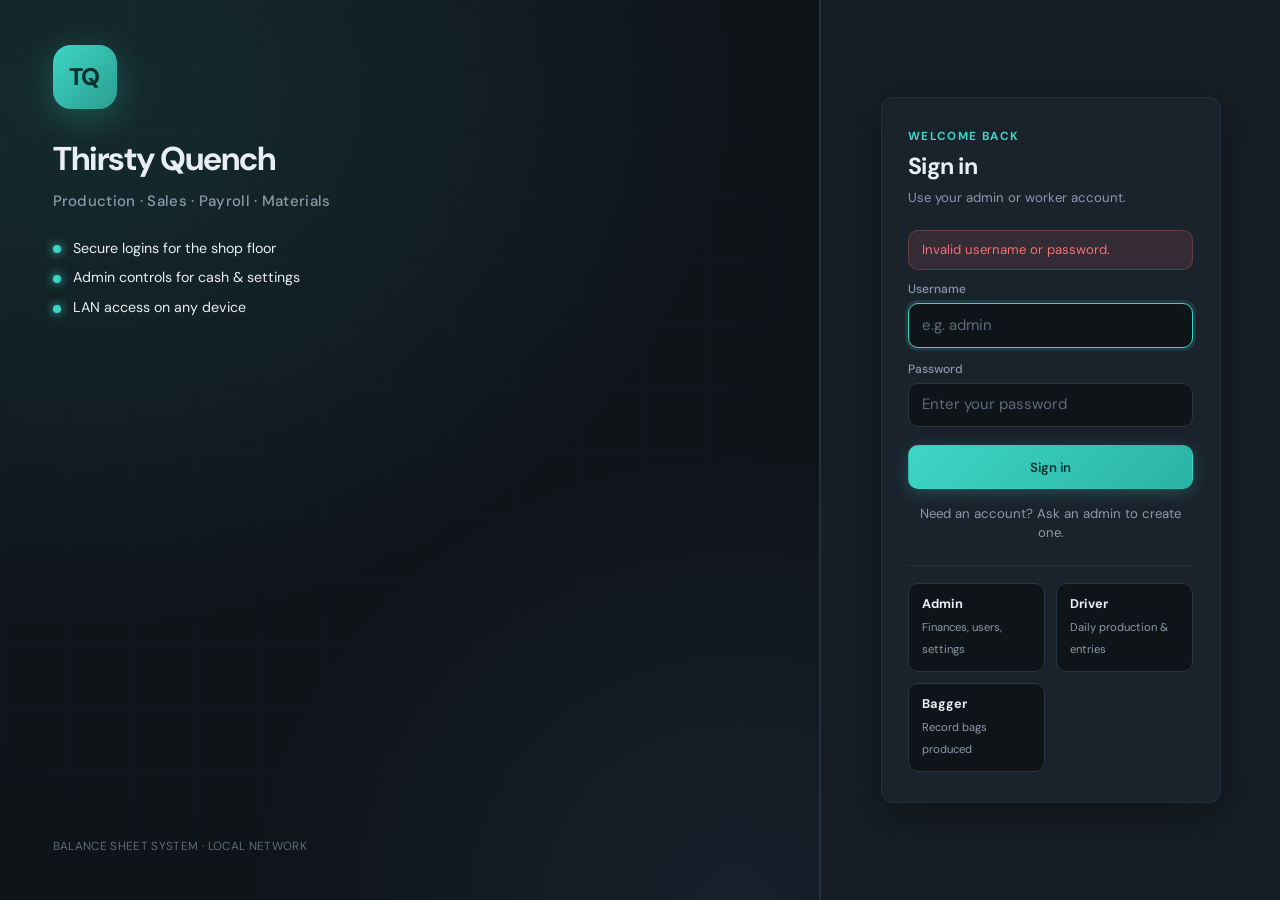
<file: after_login.html>
<!DOCTYPE html>
<html lang="en">
<head>
  <meta charset="UTF-8" />
  <meta name="viewport" content="width=device-width, initial-scale=1.0, viewport-fit=cover" />
  <title>Sign in · Thirsty Quench</title>
  <link rel="preconnect" href="https://fonts.googleapis.com" />
  <link rel="preconnect" href="https://fonts.gstatic.com" crossorigin />
  <link href="https://fonts.googleapis.com/css2?family=DM+Sans:opsz,wght@9..40,400;9..40,500;9..40,600;9..40,700&display=swap" rel="stylesheet" />
  <link rel="stylesheet" href="/static/css/style.css" />
  <link rel="manifest" href="/manifest.webmanifest" />
  <link rel="apple-touch-icon" href="/icon-192.png" />
  <meta name="theme-color" content="#0b0f17" />
  <meta name="apple-mobile-web-app-capable" content="yes" />
  <meta name="mobile-web-app-capable" content="yes" />
  <meta name="apple-mobile-web-app-status-bar-style" content="black-translucent" />
  <style>
    .login-page .app, .login-page .sidebar, .login-page .main, .login-page .topbar, .login-page .tab { display: none !important; }
    .login-shell {
      display: grid;
      grid-template-columns: 1fr 460px;
      min-height: 100vh;
    }
    .login-hero {
      position: relative;
      background:
        radial-gradient(ellipse 80% 60% at 10% 10%, rgba(61,214,198,0.12), transparent),
        radial-gradient(ellipse 60% 50% at 90% 100%, rgba(110,168,254,0.08), transparent),
        var(--bg);
      padding: 3rem 3.5rem;
      display: flex;
      flex-direction: column;
      justify-content: space-between;
      overflow: hidden;
    }
    .login-hero::before {
      content: "";
      position: absolute;
      inset: 0;
      background-image:
        linear-gradient(var(--border-soft) 1px, transparent 1px),
        linear-gradient(90deg, var(--border-soft) 1px, transparent 1px);
      background-size: 64px 64px;
      opacity: 0.25;
      mask: radial-gradient(ellipse 70% 70% at 30% 30%, black, transparent);
      -webkit-mask: radial-gradient(ellipse 70% 70% at 30% 30%, black, transparent);
      pointer-events: none;
    }
    .login-hero-inner {
      position: relative;
      max-width: 520px;
    }
    .brand-mark.lg {
      width: 64px;
      height: 64px;
      border-radius: 18px;
      background: linear-gradient(135deg, var(--accent), #2a9d8f);
      color: #042f2e;
      font-weight: 800;
      font-size: 1.6rem;
      display: grid;
      place-items: center;
      box-shadow: 0 8px 32px rgba(61,214,198,0.25);
      margin-bottom: 1.75rem;
    }
    .login-hero h1 {
      font-size: 2.2rem;
      font-weight: 700;
      letter-spacing: -0.03em;
      margin: 0 0 0.5rem;
    }
    .login-tagline {
      color: var(--muted);
      font-size: 1rem;
      margin: 0 0 1.75rem;
    }
    .login-points {
      list-style: none;
      padding: 0;
      margin: 0;
      display: flex;
      flex-direction: column;
      gap: 0.65rem;
    }
    .login-points li {
      display: flex;
      align-items: center;
      gap: 0.75rem;
      color: var(--text);
      font-size: 0.95rem;
    }
    .login-points li::before {
      content: "";
      width: 8px;
      height: 8px;
      border-radius: 50%;
      background: var(--accent);
      box-shadow: 0 0 10px var(--accent);
      flex: 0 0 auto;
    }
    .login-hero-footer {
      color: var(--faint);
      font-size: 0.78rem;
      letter-spacing: 0.03em;
    }
    .login-panel {
      background: var(--bg-2);
      border-left: 1px solid var(--border-soft);
      padding: 2.5rem 2.75rem;
      display: flex;
      flex-direction: column;
      justify-content: center;
    }
    .login-card {
      max-width: 340px;
      margin: 0 auto;
      width: 100%;
    }
    .login-card .eyebrow {
      color: var(--accent);
      font-size: 0.78rem;
      font-weight: 700;
      letter-spacing: 0.12em;
      text-transform: uppercase;
      margin: 0 0 0.35rem;
    }
    .login-card h2 {
      font-size: 1.55rem;
      font-weight: 700;
      margin: 0 0 0.25rem;
      letter-spacing: -0.02em;
    }
    .login-sub {
      color: var(--muted);
      font-size: 0.88rem;
      margin: 0 0 1.5rem;
    }
    .login-form {
      display: flex;
      flex-direction: column;
      gap: 0.85rem;
    }
    .field {
      display: flex;
      flex-direction: column;
      gap: 0.3rem;
    }
    .field span {
      font-size: 0.8rem;
      color: var(--muted);
      font-weight: 500;
    }
    .field input {
      width: 100%;
      padding: 0.7rem 0.85rem;
      border-radius: var(--radius-sm);
      border: 1px solid var(--border);
      background: var(--bg);
      color: var(--text);
      outline: none;
      transition: 0.15s;
    }
    .field input:focus {
      border-color: var(--accent);
      box-shadow: 0 0 0 3px var(--accent-dim);
    }
    .btn.block {
      width: 100%;
      margin-top: 0.35rem;
    }
    .login-roles {
      display: grid;
      grid-template-columns: 1fr 1fr;
      gap: 0.75rem;
      margin-top: 1.25rem;
    }
    .role-chip {
      padding: 0.75rem 0.85rem;
      border-radius: var(--radius-sm);
      border: 1px solid var(--border);
      background: var(--bg);
    }
    .role-chip strong {
      display: block;
      font-size: 0.85rem;
      margin-bottom: 0.15rem;
    }
    .role-chip span {
      color: var(--muted);
      font-size: 0.75rem;
    }
    .alert {
      padding: 0.65rem 0.85rem;
      border-radius: var(--radius-sm);
      font-size: 0.88rem;
      margin-bottom: 0.75rem;
      border: 1px solid transparent;
    }
    .alert.err {
      background: var(--bad-dim);
      color: var(--bad);
      border-color: rgba(240,113,120,0.25);
    }
    @media (max-width: 860px) {
      .login-shell { grid-template-columns: 1fr; }
      .login-hero { display: none; }
    }
  </style>
</head>
<body class="login-page">
  <div class="login-shell">
    <section class="login-hero">
      <div class="login-hero-inner">
        <div class="brand-mark lg">TQ</div>
        <h1>Thirsty Quench</h1>
        <p class="login-tagline">Production · Sales · Payroll · Materials</p>
        <ul class="login-points">
          <li>Secure logins for the shop floor</li>
          <li>Admin controls for cash &amp; settings</li>
          <li>LAN access on any device</li>
        </ul>
      </div>
      <div class="login-hero-footer">Balance Sheet System · Local Network</div>
    </section>

    <section class="login-panel">
      <div class="login-card">
        <p class="eyebrow">Welcome back</p>
        <h2>Sign in</h2>
        <p class="login-sub">Use your admin or worker account.</p>

        
        <div class="alert err" role="alert">Invalid username or password.</div>
        

        <form method="post" class="login-form" autocomplete="on">
          <input type="hidden" name="csrf_token" value="cdf4a47af00c55d8b7928692f0d9baeacfb7c8346e71a97a" />
          <label class="field">
            <span>Username</span>
            <input type="text" name="username" required autofocus autocomplete="username" placeholder="e.g. admin" />
          </label>
          <label class="field">
            <span>Password</span>
            <input type="password" name="password" required autocomplete="current-password" placeholder="Enter your password" />
          </label>
          <button type="submit" class="btn primary block">Sign in</button>
        </form>

        
        <p class="login-sub" style="margin-top:1rem; text-align:center;">
          Need an account? Ask an admin to create one.
        </p>
        

        <div class="login-roles">
          <div class="role-chip">
            <strong>Admin</strong>
            <span>Finances, users, settings</span>
          </div>
          <div class="role-chip">
            <strong>Driver</strong>
            <span>Daily production & entries</span>
          </div>
          <div class="role-chip">
            <strong>Bagger</strong>
            <span>Record bags produced</span>
          </div>
        </div>
      </div>
    </section>
  </div>
  <script>
    if ("serviceWorker" in navigator) {
      window.addEventListener("load", function () {
        navigator.serviceWorker.register("/sw.js").catch(function (e) {
          console.warn("SW registration failed:", e);
        });
      });
    }
  </script>
</body>
</html>
</file>
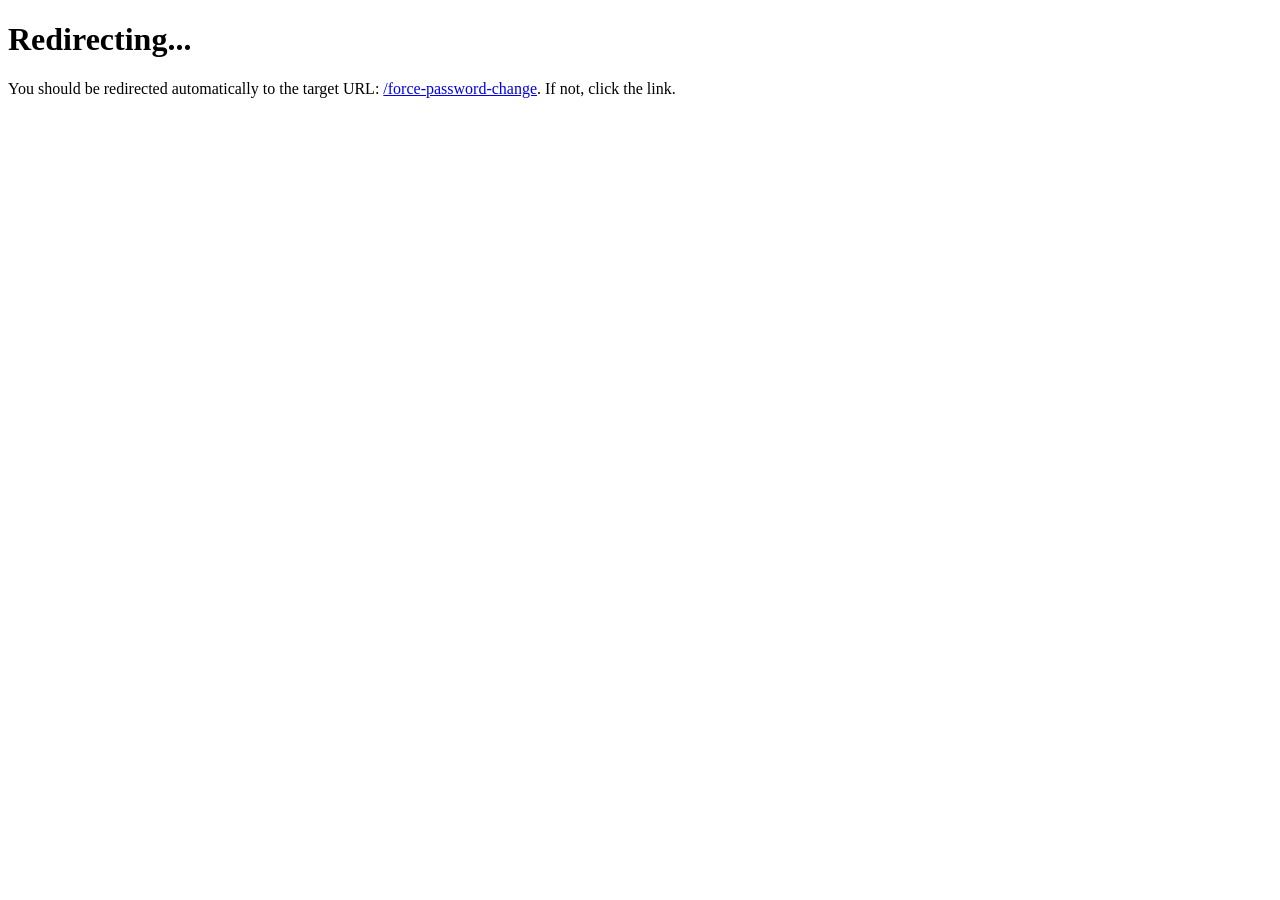
<file: al.html>
<!doctype html>
<html lang=en>
<title>Redirecting...</title>
<h1>Redirecting...</h1>
<p>You should be redirected automatically to the target URL: <a href="/force-password-change">/force-password-change</a>. If not, click the link.
</file>
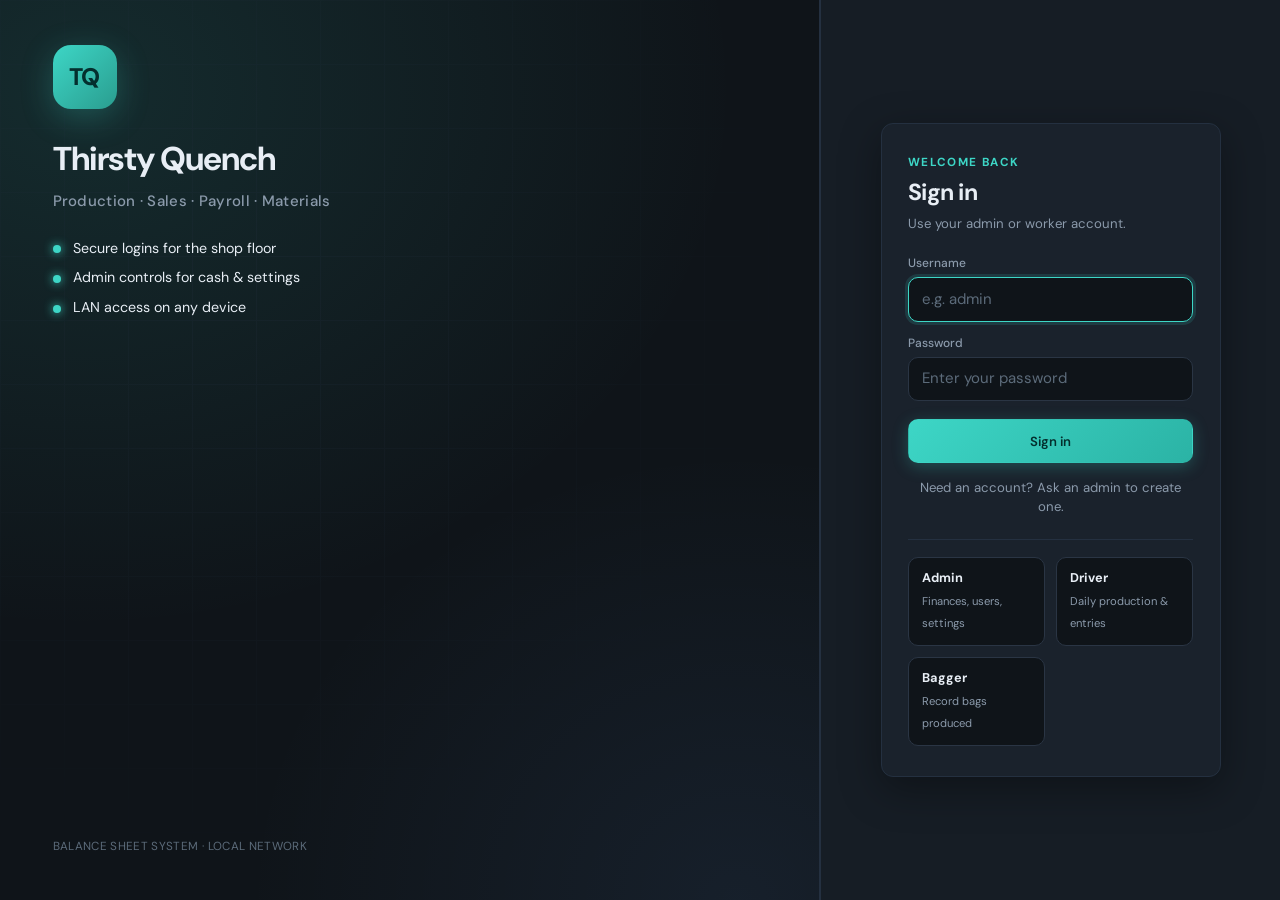
<file: login_page.html>
<!DOCTYPE html>
<html lang="en">
<head>
  <meta charset="UTF-8" />
  <meta name="viewport" content="width=device-width, initial-scale=1.0, viewport-fit=cover" />
  <title>Sign in · Thirsty Quench</title>
  <link rel="preconnect" href="https://fonts.googleapis.com" />
  <link rel="preconnect" href="https://fonts.gstatic.com" crossorigin />
  <link href="https://fonts.googleapis.com/css2?family=DM+Sans:opsz,wght@9..40,400;9..40,500;9..40,600;9..40,700&display=swap" rel="stylesheet" />
  <link rel="stylesheet" href="/static/css/style.css" />
  <link rel="manifest" href="/manifest.webmanifest" />
  <link rel="apple-touch-icon" href="/icon-192.png" />
  <meta name="theme-color" content="#0b0f17" />
  <meta name="apple-mobile-web-app-capable" content="yes" />
  <meta name="mobile-web-app-capable" content="yes" />
  <meta name="apple-mobile-web-app-status-bar-style" content="black-translucent" />
  <style>
    .login-page .app, .login-page .sidebar, .login-page .main, .login-page .topbar, .login-page .tab { display: none !important; }
    .login-shell {
      display: grid;
      grid-template-columns: 1fr 460px;
      min-height: 100vh;
    }
    .login-hero {
      position: relative;
      background:
        radial-gradient(ellipse 80% 60% at 10% 10%, rgba(61,214,198,0.12), transparent),
        radial-gradient(ellipse 60% 50% at 90% 100%, rgba(110,168,254,0.08), transparent),
        var(--bg);
      padding: 3rem 3.5rem;
      display: flex;
      flex-direction: column;
      justify-content: space-between;
      overflow: hidden;
    }
    .login-hero::before {
      content: "";
      position: absolute;
      inset: 0;
      background-image:
        linear-gradient(var(--border-soft) 1px, transparent 1px),
        linear-gradient(90deg, var(--border-soft) 1px, transparent 1px);
      background-size: 64px 64px;
      opacity: 0.25;
      mask: radial-gradient(ellipse 70% 70% at 30% 30%, black, transparent);
      -webkit-mask: radial-gradient(ellipse 70% 70% at 30% 30%, black, transparent);
      pointer-events: none;
    }
    .login-hero-inner {
      position: relative;
      max-width: 520px;
    }
    .brand-mark.lg {
      width: 64px;
      height: 64px;
      border-radius: 18px;
      background: linear-gradient(135deg, var(--accent), #2a9d8f);
      color: #042f2e;
      font-weight: 800;
      font-size: 1.6rem;
      display: grid;
      place-items: center;
      box-shadow: 0 8px 32px rgba(61,214,198,0.25);
      margin-bottom: 1.75rem;
    }
    .login-hero h1 {
      font-size: 2.2rem;
      font-weight: 700;
      letter-spacing: -0.03em;
      margin: 0 0 0.5rem;
    }
    .login-tagline {
      color: var(--muted);
      font-size: 1rem;
      margin: 0 0 1.75rem;
    }
    .login-points {
      list-style: none;
      padding: 0;
      margin: 0;
      display: flex;
      flex-direction: column;
      gap: 0.65rem;
    }
    .login-points li {
      display: flex;
      align-items: center;
      gap: 0.75rem;
      color: var(--text);
      font-size: 0.95rem;
    }
    .login-points li::before {
      content: "";
      width: 8px;
      height: 8px;
      border-radius: 50%;
      background: var(--accent);
      box-shadow: 0 0 10px var(--accent);
      flex: 0 0 auto;
    }
    .login-hero-footer {
      color: var(--faint);
      font-size: 0.78rem;
      letter-spacing: 0.03em;
    }
    .login-panel {
      background: var(--bg-2);
      border-left: 1px solid var(--border-soft);
      padding: 2.5rem 2.75rem;
      display: flex;
      flex-direction: column;
      justify-content: center;
    }
    .login-card {
      max-width: 340px;
      margin: 0 auto;
      width: 100%;
    }
    .login-card .eyebrow {
      color: var(--accent);
      font-size: 0.78rem;
      font-weight: 700;
      letter-spacing: 0.12em;
      text-transform: uppercase;
      margin: 0 0 0.35rem;
    }
    .login-card h2 {
      font-size: 1.55rem;
      font-weight: 700;
      margin: 0 0 0.25rem;
      letter-spacing: -0.02em;
    }
    .login-sub {
      color: var(--muted);
      font-size: 0.88rem;
      margin: 0 0 1.5rem;
    }
    .login-form {
      display: flex;
      flex-direction: column;
      gap: 0.85rem;
    }
    .field {
      display: flex;
      flex-direction: column;
      gap: 0.3rem;
    }
    .field span {
      font-size: 0.8rem;
      color: var(--muted);
      font-weight: 500;
    }
    .field input {
      width: 100%;
      padding: 0.7rem 0.85rem;
      border-radius: var(--radius-sm);
      border: 1px solid var(--border);
      background: var(--bg);
      color: var(--text);
      outline: none;
      transition: 0.15s;
    }
    .field input:focus {
      border-color: var(--accent);
      box-shadow: 0 0 0 3px var(--accent-dim);
    }
    .btn.block {
      width: 100%;
      margin-top: 0.35rem;
    }
    .login-roles {
      display: grid;
      grid-template-columns: 1fr 1fr;
      gap: 0.75rem;
      margin-top: 1.25rem;
    }
    .role-chip {
      padding: 0.75rem 0.85rem;
      border-radius: var(--radius-sm);
      border: 1px solid var(--border);
      background: var(--bg);
    }
    .role-chip strong {
      display: block;
      font-size: 0.85rem;
      margin-bottom: 0.15rem;
    }
    .role-chip span {
      color: var(--muted);
      font-size: 0.75rem;
    }
    .alert {
      padding: 0.65rem 0.85rem;
      border-radius: var(--radius-sm);
      font-size: 0.88rem;
      margin-bottom: 0.75rem;
      border: 1px solid transparent;
    }
    .alert.err {
      background: var(--bad-dim);
      color: var(--bad);
      border-color: rgba(240,113,120,0.25);
    }
    @media (max-width: 860px) {
      .login-shell { grid-template-columns: 1fr; }
      .login-hero { display: none; }
    }
  </style>
</head>
<body class="login-page">
  <div class="login-shell">
    <section class="login-hero">
      <div class="login-hero-inner">
        <div class="brand-mark lg">TQ</div>
        <h1>Thirsty Quench</h1>
        <p class="login-tagline">Production · Sales · Payroll · Materials</p>
        <ul class="login-points">
          <li>Secure logins for the shop floor</li>
          <li>Admin controls for cash &amp; settings</li>
          <li>LAN access on any device</li>
        </ul>
      </div>
      <div class="login-hero-footer">Balance Sheet System · Local Network</div>
    </section>

    <section class="login-panel">
      <div class="login-card">
        <p class="eyebrow">Welcome back</p>
        <h2>Sign in</h2>
        <p class="login-sub">Use your admin or worker account.</p>

        

        <form method="post" class="login-form" autocomplete="on">
          <input type="hidden" name="csrf_token" value="cdf4a47af00c55d8b7928692f0d9baeacfb7c8346e71a97a" />
          <label class="field">
            <span>Username</span>
            <input type="text" name="username" required autofocus autocomplete="username" placeholder="e.g. admin" />
          </label>
          <label class="field">
            <span>Password</span>
            <input type="password" name="password" required autocomplete="current-password" placeholder="Enter your password" />
          </label>
          <button type="submit" class="btn primary block">Sign in</button>
        </form>

        
        <p class="login-sub" style="margin-top:1rem; text-align:center;">
          Need an account? Ask an admin to create one.
        </p>
        

        <div class="login-roles">
          <div class="role-chip">
            <strong>Admin</strong>
            <span>Finances, users, settings</span>
          </div>
          <div class="role-chip">
            <strong>Driver</strong>
            <span>Daily production & entries</span>
          </div>
          <div class="role-chip">
            <strong>Bagger</strong>
            <span>Record bags produced</span>
          </div>
        </div>
      </div>
    </section>
  </div>
  <script>
    if ("serviceWorker" in navigator) {
      window.addEventListener("load", function () {
        navigator.serviceWorker.register("/sw.js").catch(function (e) {
          console.warn("SW registration failed:", e);
        });
      });
    }
  </script>
</body>
</html>
</file>
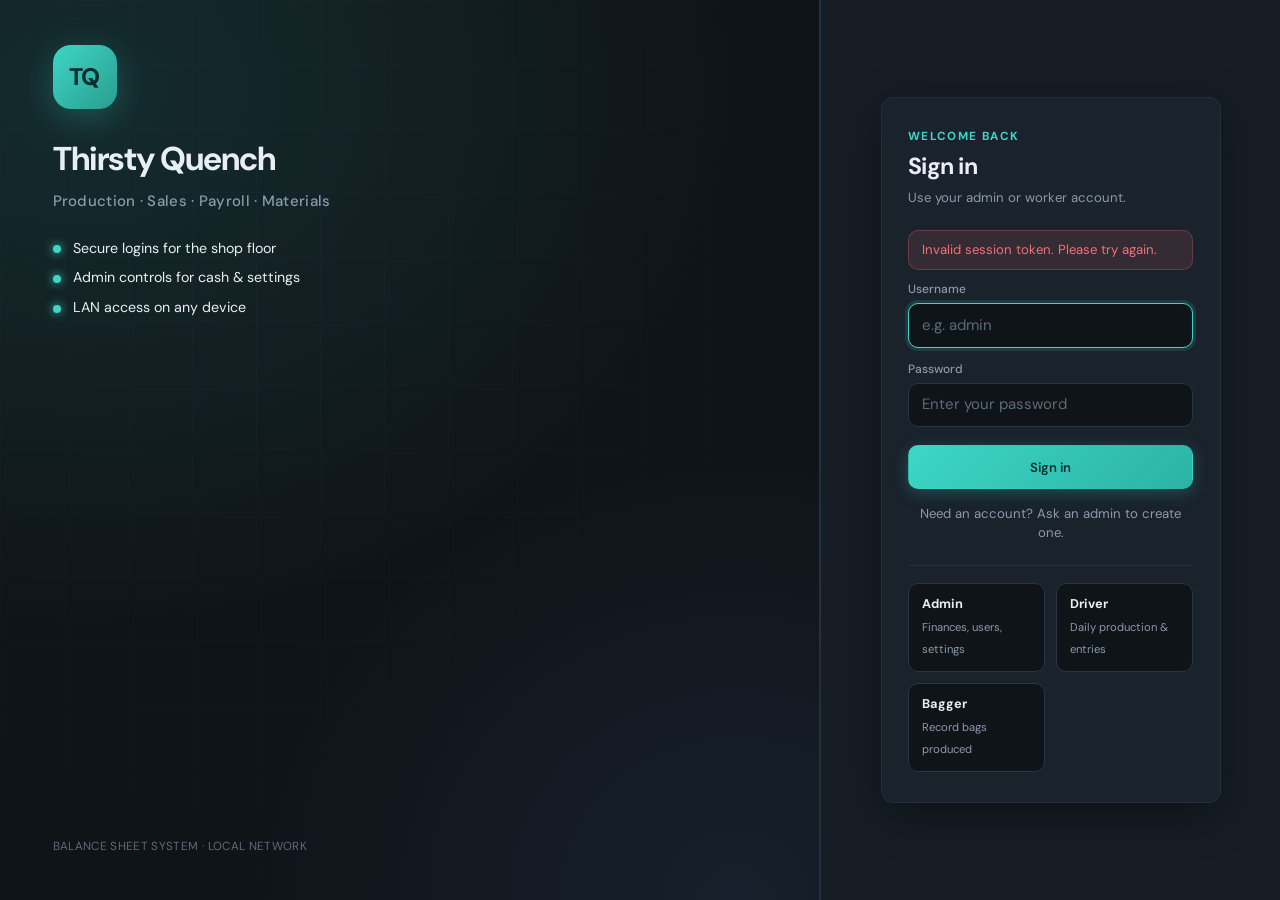
<file: login_resp.html>
<!DOCTYPE html>
<html lang="en">
<head>
  <meta charset="UTF-8" />
  <meta name="viewport" content="width=device-width, initial-scale=1.0, viewport-fit=cover" />
  <title>Sign in · Thirsty Quench</title>
  <link rel="preconnect" href="https://fonts.googleapis.com" />
  <link rel="preconnect" href="https://fonts.gstatic.com" crossorigin />
  <link href="https://fonts.googleapis.com/css2?family=DM+Sans:opsz,wght@9..40,400;9..40,500;9..40,600;9..40,700&display=swap" rel="stylesheet" />
  <link rel="stylesheet" href="/static/css/style.css" />
  <link rel="manifest" href="/manifest.webmanifest" />
  <link rel="apple-touch-icon" href="/icon-192.png" />
  <meta name="theme-color" content="#0b0f17" />
  <meta name="apple-mobile-web-app-capable" content="yes" />
  <meta name="mobile-web-app-capable" content="yes" />
  <meta name="apple-mobile-web-app-status-bar-style" content="black-translucent" />
  <style>
    .login-page .app, .login-page .sidebar, .login-page .main, .login-page .topbar, .login-page .tab { display: none !important; }
    .login-shell {
      display: grid;
      grid-template-columns: 1fr 460px;
      min-height: 100vh;
    }
    .login-hero {
      position: relative;
      background:
        radial-gradient(ellipse 80% 60% at 10% 10%, rgba(61,214,198,0.12), transparent),
        radial-gradient(ellipse 60% 50% at 90% 100%, rgba(110,168,254,0.08), transparent),
        var(--bg);
      padding: 3rem 3.5rem;
      display: flex;
      flex-direction: column;
      justify-content: space-between;
      overflow: hidden;
    }
    .login-hero::before {
      content: "";
      position: absolute;
      inset: 0;
      background-image:
        linear-gradient(var(--border-soft) 1px, transparent 1px),
        linear-gradient(90deg, var(--border-soft) 1px, transparent 1px);
      background-size: 64px 64px;
      opacity: 0.25;
      mask: radial-gradient(ellipse 70% 70% at 30% 30%, black, transparent);
      -webkit-mask: radial-gradient(ellipse 70% 70% at 30% 30%, black, transparent);
      pointer-events: none;
    }
    .login-hero-inner {
      position: relative;
      max-width: 520px;
    }
    .brand-mark.lg {
      width: 64px;
      height: 64px;
      border-radius: 18px;
      background: linear-gradient(135deg, var(--accent), #2a9d8f);
      color: #042f2e;
      font-weight: 800;
      font-size: 1.6rem;
      display: grid;
      place-items: center;
      box-shadow: 0 8px 32px rgba(61,214,198,0.25);
      margin-bottom: 1.75rem;
    }
    .login-hero h1 {
      font-size: 2.2rem;
      font-weight: 700;
      letter-spacing: -0.03em;
      margin: 0 0 0.5rem;
    }
    .login-tagline {
      color: var(--muted);
      font-size: 1rem;
      margin: 0 0 1.75rem;
    }
    .login-points {
      list-style: none;
      padding: 0;
      margin: 0;
      display: flex;
      flex-direction: column;
      gap: 0.65rem;
    }
    .login-points li {
      display: flex;
      align-items: center;
      gap: 0.75rem;
      color: var(--text);
      font-size: 0.95rem;
    }
    .login-points li::before {
      content: "";
      width: 8px;
      height: 8px;
      border-radius: 50%;
      background: var(--accent);
      box-shadow: 0 0 10px var(--accent);
      flex: 0 0 auto;
    }
    .login-hero-footer {
      color: var(--faint);
      font-size: 0.78rem;
      letter-spacing: 0.03em;
    }
    .login-panel {
      background: var(--bg-2);
      border-left: 1px solid var(--border-soft);
      padding: 2.5rem 2.75rem;
      display: flex;
      flex-direction: column;
      justify-content: center;
    }
    .login-card {
      max-width: 340px;
      margin: 0 auto;
      width: 100%;
    }
    .login-card .eyebrow {
      color: var(--accent);
      font-size: 0.78rem;
      font-weight: 700;
      letter-spacing: 0.12em;
      text-transform: uppercase;
      margin: 0 0 0.35rem;
    }
    .login-card h2 {
      font-size: 1.55rem;
      font-weight: 700;
      margin: 0 0 0.25rem;
      letter-spacing: -0.02em;
    }
    .login-sub {
      color: var(--muted);
      font-size: 0.88rem;
      margin: 0 0 1.5rem;
    }
    .login-form {
      display: flex;
      flex-direction: column;
      gap: 0.85rem;
    }
    .field {
      display: flex;
      flex-direction: column;
      gap: 0.3rem;
    }
    .field span {
      font-size: 0.8rem;
      color: var(--muted);
      font-weight: 500;
    }
    .field input {
      width: 100%;
      padding: 0.7rem 0.85rem;
      border-radius: var(--radius-sm);
      border: 1px solid var(--border);
      background: var(--bg);
      color: var(--text);
      outline: none;
      transition: 0.15s;
    }
    .field input:focus {
      border-color: var(--accent);
      box-shadow: 0 0 0 3px var(--accent-dim);
    }
    .btn.block {
      width: 100%;
      margin-top: 0.35rem;
    }
    .login-roles {
      display: grid;
      grid-template-columns: 1fr 1fr;
      gap: 0.75rem;
      margin-top: 1.25rem;
    }
    .role-chip {
      padding: 0.75rem 0.85rem;
      border-radius: var(--radius-sm);
      border: 1px solid var(--border);
      background: var(--bg);
    }
    .role-chip strong {
      display: block;
      font-size: 0.85rem;
      margin-bottom: 0.15rem;
    }
    .role-chip span {
      color: var(--muted);
      font-size: 0.75rem;
    }
    .alert {
      padding: 0.65rem 0.85rem;
      border-radius: var(--radius-sm);
      font-size: 0.88rem;
      margin-bottom: 0.75rem;
      border: 1px solid transparent;
    }
    .alert.err {
      background: var(--bad-dim);
      color: var(--bad);
      border-color: rgba(240,113,120,0.25);
    }
    @media (max-width: 860px) {
      .login-shell { grid-template-columns: 1fr; }
      .login-hero { display: none; }
    }
  </style>
</head>
<body class="login-page">
  <div class="login-shell">
    <section class="login-hero">
      <div class="login-hero-inner">
        <div class="brand-mark lg">TQ</div>
        <h1>Thirsty Quench</h1>
        <p class="login-tagline">Production · Sales · Payroll · Materials</p>
        <ul class="login-points">
          <li>Secure logins for the shop floor</li>
          <li>Admin controls for cash &amp; settings</li>
          <li>LAN access on any device</li>
        </ul>
      </div>
      <div class="login-hero-footer">Balance Sheet System · Local Network</div>
    </section>

    <section class="login-panel">
      <div class="login-card">
        <p class="eyebrow">Welcome back</p>
        <h2>Sign in</h2>
        <p class="login-sub">Use your admin or worker account.</p>

        
        <div class="alert err" role="alert">Invalid session token. Please try again.</div>
        

        <form method="post" class="login-form" autocomplete="on">
          <input type="hidden" name="csrf_token" value="cdf4a47af00c55d8b7928692f0d9baeacfb7c8346e71a97a" />
          <label class="field">
            <span>Username</span>
            <input type="text" name="username" required autofocus autocomplete="username" placeholder="e.g. admin" />
          </label>
          <label class="field">
            <span>Password</span>
            <input type="password" name="password" required autocomplete="current-password" placeholder="Enter your password" />
          </label>
          <button type="submit" class="btn primary block">Sign in</button>
        </form>

        
        <p class="login-sub" style="margin-top:1rem; text-align:center;">
          Need an account? Ask an admin to create one.
        </p>
        

        <div class="login-roles">
          <div class="role-chip">
            <strong>Admin</strong>
            <span>Finances, users, settings</span>
          </div>
          <div class="role-chip">
            <strong>Driver</strong>
            <span>Daily production & entries</span>
          </div>
          <div class="role-chip">
            <strong>Bagger</strong>
            <span>Record bags produced</span>
          </div>
        </div>
      </div>
    </section>
  </div>
  <script>
    if ("serviceWorker" in navigator) {
      window.addEventListener("load", function () {
        navigator.serviceWorker.register("/sw.js").catch(function (e) {
          console.warn("SW registration failed:", e);
        });
      });
    }
  </script>
</body>
</html>
</file>
<file: static/css/style.css>
:root {
  --bg: #0f1419;
  --bg-2: #161d25;
  --bg-3: #1c2530;
  --panel: #1a222c;
  --border: #2a3544;
  --border-soft: #243040;
  --text: #e8eef5;
  --muted: #8b9aab;
  --faint: #5c6b7a;
  --accent: #3dd6c6;
  --accent-dim: rgba(61, 214, 198, 0.14);
  --accent-2: #6ea8fe;
  --good: #3ecf8e;
  --good-dim: rgba(62, 207, 142, 0.12);
  --warn: #f0b429;
  --warn-dim: rgba(240, 180, 41, 0.12);
  --bad: #f07178;
  --bad-dim: rgba(240, 113, 120, 0.12);
  --radius: 14px;
  --radius-sm: 10px;
  --radius-md: 12px;
  --shadow: 0 12px 40px rgba(0, 0, 0, 0.35);
  --font: "DM Sans", system-ui, sans-serif;
  --mono: "JetBrains Mono", ui-monospace, monospace;
  --sidebar: 260px;
}

*,
*::before,
*::after {
  box-sizing: border-box;
}

html,
body {
  margin: 0;
  min-height: 100%;
  background: var(--bg);
  color: var(--text);
  font-family: var(--font);
  font-size: 15px;
  line-height: 1.45;
  -webkit-font-smoothing: antialiased;
}

body {
  background-image:
    radial-gradient(ellipse 80% 50% at 10% -10%, rgba(61, 214, 198, 0.08), transparent),
    radial-gradient(ellipse 60% 40% at 100% 0%, rgba(110, 168, 254, 0.06), transparent);
}

button,
input,
select,
textarea {
  font: inherit;
  color: inherit;
}

button {
  cursor: pointer;
  border: none;
  background: none;
}

a {
  color: var(--accent);
}

/* ── App layout ── */

.app {
  display: grid;
  grid-template-columns: var(--sidebar) 1fr;
  min-height: 100vh;
}

/* ── Sidebar ─────────────────────────────────────────── */

.sidebar {
  position: sticky;
  top: 0;
  height: 100vh;
  padding: 1.25rem 1rem;
  background: linear-gradient(180deg, var(--bg-2), var(--bg));
  border-right: 1px solid var(--border-soft);
  display: flex;
  flex-direction: column;
  gap: 1.5rem;
  z-index: 20;
}

.brand {
  display: flex;
  align-items: center;
  gap: 0.75rem;
  padding: 0.35rem 0.5rem;
}

.brand-mark {
  width: 42px;
  height: 42px;
  border-radius: 12px;
  background: linear-gradient(135deg, var(--accent), #2a9d8f);
  color: #042f2e;
  font-weight: 700;
  display: grid;
  place-items: center;
  letter-spacing: -0.04em;
  box-shadow: 0 0 24px rgba(61, 214, 198, 0.25);
  flex-shrink: 0;
}

.brand-name {
  font-weight: 700;
  font-size: 0.95rem;
}

.brand-sub {
  color: var(--muted);
  font-size: 0.78rem;
}

.nav {
  display: flex;
  flex-direction: column;
  gap: 0.25rem;
  flex: 1;
}

.nav-btn {
  display: flex;
  align-items: center;
  gap: 0.65rem;
  padding: 0.7rem 0.85rem;
  border-radius: var(--radius-sm);
  color: var(--muted);
  text-align: left;
  transition: 0.15s ease;
  font-size: 0.9rem;
  font-weight: 500;
}

.nav-btn:hover {
  background: var(--bg-3);
  color: var(--text);
}

.nav-btn:focus-visible {
  outline: 2px solid var(--accent);
  outline-offset: -2px;
  border-radius: var(--radius-sm);
}

.nav-btn.active {
  background: var(--accent-dim);
  color: var(--accent);
  font-weight: 600;
}

.nav-icon {
  width: 1.25rem;
  text-align: center;
  opacity: 0.85;
  flex-shrink: 0;
}

.sidebar-user {
  display: flex;
  align-items: center;
  gap: 0.7rem;
  padding: 0.7rem 0.75rem;
  border-radius: var(--radius-sm);
  background: var(--bg-3);
  border: 1px solid var(--border-soft);
}

.user-avatar {
  width: 36px;
  height: 36px;
  border-radius: var(--radius-sm);
  background: linear-gradient(135deg, var(--accent-2), #4f7cff);
  color: #fff;
  font-weight: 700;
  display: grid;
  place-items: center;
  flex-shrink: 0;
  font-size: 0.9rem;
}

.user-name {
  font-weight: 600;
  font-size: 0.88rem;
  line-height: 1.2;
}

.user-role {
  color: var(--muted);
  font-size: 0.75rem;
}

.sidebar-foot {
  padding: 0.85rem;
  border-radius: var(--radius-sm);
  background: var(--bg-3);
  border: 1px solid var(--border-soft);
}

.cash-pill {
  font-family: var(--mono);
  font-weight: 500;
  font-size: 1.15rem;
  color: var(--accent);
}

.cash-pill.neg {
  color: var(--bad);
}

.logout-form {
  margin-top: 0.25rem;
}

/* ── Main ────────────────────────────────────────────── */

.main {
  padding: 1.25rem 1.75rem 2.5rem;
  min-width: 0;
  overflow-x: hidden;
}

.topbar {
  display: flex;
  align-items: center;
  gap: 0.75rem;
  margin-bottom: 1.35rem;
}

.topbar h1 {
  margin: 0;
  font-size: 1.45rem;
  font-weight: 700;
  letter-spacing: -0.02em;
  flex: 1;
}

.topbar-actions {
  display: flex;
  gap: 0.5rem;
}

.menu-btn {
  display: none;
  width: 40px;
  height: 40px;
  border-radius: var(--radius-sm);
  background: var(--bg-3);
  border: 1px solid var(--border);
  font-size: 1.1rem;
  color: var(--text);
  cursor: pointer;
}

.menu-btn:focus-visible {
  outline: 2px solid var(--accent);
  outline-offset: 2px;
}

.topbar-title-wrap {
  flex: 1;
  min-width: 0;
}

.topbar-sub {
  margin: 0.15rem 0 0;
  color: var(--muted);
  font-size: 0.82rem;
}

/* ── Tabs ── */

.tab {
  display: none;
  animation: fade 0.2s ease;
}

.tab.active {
  display: block;
}

@keyframes fade {
  from {
    opacity: 0;
    transform: translateY(4px);
  }
  to {
    opacity: 1;
    transform: none;
  }
}

@media (prefers-reduced-motion: reduce) {
  .tab {
    animation: none;
  }
  .metric, .card, .nav-btn, .btn, .field input, .mini-btn, .icon-btn {
    transition: none;
  }
}

/* ── Cards & layout ──────────────────────────────────── */

.hero-grid {
  display: grid;
  grid-template-columns: repeat(auto-fit, minmax(200px, 1fr));
  gap: 0.85rem;
  margin-bottom: 1rem;
}

.metric {
  background: var(--panel);
  border: 1px solid var(--border-soft);
  border-radius: var(--radius);
  padding: 1rem 1.1rem;
  position: relative;
  overflow: hidden;
  transition: border-color 0.15s ease;
}

.metric:hover {
  border-color: var(--border);
}

.metric .label {
  color: var(--muted);
  font-size: 0.8rem;
  margin-bottom: 0.35rem;
  font-weight: 500;
  text-transform: uppercase;
  letter-spacing: 0.03em;
}

.metric .value {
  font-family: var(--mono);
  font-size: 1.35rem;
  font-weight: 500;
  letter-spacing: -0.02em;
}

.metric .value.good {
  color: var(--good);
}
.metric .value.bad {
  color: var(--bad);
}
.metric .value.warn {
  color: var(--warn);
}
.metric .value.accent {
  color: var(--accent);
}

.split {
  display: grid;
  grid-template-columns: 1fr 1fr;
  gap: 1rem;
  margin-bottom: 1rem;
}

.card {
  background: var(--panel);
  border: 1px solid var(--border-soft);
  border-radius: var(--radius);
  padding: 1.1rem 1.2rem;
  margin-bottom: 1rem;
  box-shadow: 0 1px 0 rgba(255, 255, 255, 0.02) inset;
  transition: border-color 0.15s ease;
}

.card:hover {
  border-color: rgba(42, 53, 68, 0.6);
}

.card.narrow {
  max-width: 520px;
}

.card-head {
  display: flex;
  align-items: center;
  justify-content: space-between;
  gap: 0.75rem;
  margin-bottom: 0.85rem;
}

.card-head h2,
.card > h2 {
  margin: 0;
  font-size: 1rem;
  font-weight: 600;
}

.badge {
  font-size: 0.75rem;
  padding: 0.25rem 0.55rem;
  border-radius: 999px;
  background: var(--bg-3);
  color: var(--muted);
  border: 1px solid var(--border);
  font-family: var(--mono);
}

.stat-list {
  display: flex;
  flex-direction: column;
  gap: 0.55rem;
}

.stat-row {
  display: flex;
  justify-content: space-between;
  align-items: baseline;
  gap: 1rem;
  padding: 0.4rem 0;
  border-bottom: 1px solid var(--border-soft);
}

.stat-row:last-child {
  border-bottom: none;
}

.stat-row .k {
  color: var(--muted);
  font-size: 0.9rem;
}

.stat-row .v {
  font-family: var(--mono);
  font-size: 0.9rem;
  font-weight: 500;
}

.stat-row.emphasis .v {
  color: var(--accent);
  font-size: 1.05rem;
}

.stat-row.emphasis.bad .v {
  color: var(--bad);
}

/* ── Toolbar ── */

.toolbar {
  display: flex;
  align-items: center;
  justify-content: space-between;
  gap: 1rem;
  margin-bottom: 0.85rem;
  flex-wrap: wrap;
}

.toolbar p {
  margin: 0;
  max-width: 640px;
}

/* ── Tables ──────────────────────────────────────────── */

.table-wrap {
  overflow-x: auto;
  margin: 0 -0.25rem;
}

table {
  width: 100%;
  border-collapse: collapse;
  font-size: 0.88rem;
  min-width: 560px;
}

th,
td {
  padding: 0.65rem 0.55rem;
  text-align: left;
  border-bottom: 1px solid var(--border-soft);
  white-space: nowrap;
}

th {
  color: var(--faint);
  font-weight: 600;
  font-size: 0.72rem;
  text-transform: uppercase;
  letter-spacing: 0.04em;
  position: sticky;
  top: 0;
  background: var(--panel);
}

td.num,
th.num {
  text-align: right;
  font-family: var(--mono);
  font-variant-numeric: tabular-nums;
}

tbody tr {
  transition: background 0.12s ease;
}

tbody tr:hover td {
  background: rgba(61, 214, 198, 0.04);
}

tbody tr:focus-within td {
  background: rgba(61, 214, 198, 0.06);
}

.tag {
  display: inline-flex;
  align-items: center;
  padding: 0.15rem 0.5rem;
  border-radius: 999px;
  font-size: 0.72rem;
  font-weight: 600;
  text-transform: uppercase;
  letter-spacing: 0.03em;
}

.tag.yes {
  background: var(--good-dim);
  color: var(--good);
}

.tag.no {
  background: var(--bad-dim);
  color: var(--bad);
}

.row-actions {
  display: flex;
  gap: 0.35rem;
  justify-content: flex-end;
}

.icon-btn,
.mini-btn {
  width: 30px;
  height: 30px;
  border-radius: 8px;
  display: grid;
  place-items: center;
  color: var(--muted);
  background: var(--bg-3);
  border: 1px solid var(--border);
  transition: 0.12s ease;
  font-size: 0.85rem;
  cursor: pointer;
}

.icon-btn:focus-visible,
.mini-btn:focus-visible {
  outline: 2px solid var(--accent);
  outline-offset: 2px;
}

.mini-btn {
  width: auto;
  padding: 0 0.55rem;
  font-size: 0.75rem;
}

.icon-btn:hover,
.mini-btn:hover {
  color: var(--text);
  border-color: var(--muted);
}

.mini-btn.danger:hover {
  color: var(--bad);
  border-color: var(--bad);
  background: var(--bad-dim);
}

/* ── Buttons & forms ─────────────────────────────────── */

.btn {
  display: inline-flex;
  align-items: center;
  justify-content: center;
  gap: 0.4rem;
  padding: 0.55rem 0.95rem;
  border-radius: var(--radius-sm);
  font-weight: 600;
  font-size: 0.88rem;
  border: 1px solid transparent;
  transition: 0.12s ease;
  cursor: pointer;
}

.btn:focus-visible {
  outline: 2px solid var(--accent);
  outline-offset: 2px;
}

.btn.primary {
  background: linear-gradient(135deg, #3dd6c6, #2bb3a5);
  color: #042f2e;
  box-shadow: 0 4px 16px rgba(61, 214, 198, 0.25);
}

.btn.primary:hover {
  filter: brightness(1.06);
}

.btn.primary:active {
  transform: scale(0.98);
}

.btn.ghost {
  background: var(--bg-3);
  border-color: var(--border);
  color: var(--text);
}

.btn.ghost:hover {
  border-color: var(--muted);
  background: var(--bg-2);
}

.btn.block {
  width: 100%;
}

.file-label {
  cursor: pointer;
}

.form-grid {
  display: grid;
  gap: 0.85rem;
  margin-top: 0.5rem;
}

.field {
  display: flex;
  flex-direction: column;
  gap: 0.35rem;
}

.field span {
  color: var(--muted);
  font-size: 0.8rem;
  font-weight: 500;
}

.field input,
.field select,
.field textarea {
  background: var(--bg);
  border: 1px solid var(--border);
  border-radius: var(--radius-sm);
  padding: 0.65rem 0.75rem;
  outline: none;
  transition: 0.12s ease;
  color: var(--text);
}

.field input:focus,
.field select:focus,
.field textarea:focus {
  border-color: var(--accent);
  box-shadow: 0 0 0 3px var(--accent-dim);
}

.field input::placeholder {
  color: var(--faint);
}

.field textarea {
  min-height: 72px;
  resize: vertical;
}

.row-inputs {
  display: flex;
  gap: 0.5rem;
}

.row-inputs input {
  flex: 1;
  background: var(--bg);
  border: 1px solid var(--border);
  border-radius: var(--radius-sm);
  padding: 0.65rem 0.75rem;
}

.hint {
  margin-top: 1.25rem;
  color: var(--faint);
  font-size: 0.82rem;
  line-height: 1.55;
}

.muted {
  color: var(--muted);
}

.small {
  font-size: 0.78rem;
}

.empty {
  color: var(--faint);
  padding: 1rem 0;
  text-align: center;
}

.money-pos {
  color: var(--good);
}
.money-neg {
  color: var(--bad);
}

/* ── Modal ───────────────────────────────────────────── */

.modal-backdrop {
  position: fixed;
  inset: 0;
  background: rgba(6, 10, 14, 0.72);
  backdrop-filter: blur(6px);
  display: grid;
  place-items: center;
  padding: 1rem;
  z-index: 100;
}

.modal-backdrop[hidden] {
  display: none;
}

.modal {
  width: min(480px, 100%);
  max-height: min(90vh, 720px);
  overflow: auto;
  background: var(--panel);
  border: 1px solid var(--border);
  border-radius: var(--radius);
  box-shadow: var(--shadow);
  padding: 1.15rem 1.25rem 1.25rem;
}

.modal-head {
  display: flex;
  align-items: center;
  justify-content: space-between;
  margin-bottom: 0.75rem;
}

.modal-head h2 {
  margin: 0;
  font-size: 1.1rem;
}

.modal-foot {
  display: flex;
  justify-content: flex-end;
  gap: 0.5rem;
  margin-top: 1.1rem;
  padding-top: 0.85rem;
  border-top: 1px solid var(--border-soft);
}

.check-row {
  display: flex;
  align-items: center;
  gap: 0.55rem;
  padding: 0.35rem 0;
}

.check-row input {
  width: 1.05rem;
  height: 1.05rem;
  accent-color: var(--accent);
}

/* ── Week input ── */

.week-input {
  display: flex;
  gap: 0.5rem;
}

.week-input input {
  width: 80px;
  background: var(--bg);
  border: 1px solid var(--border);
  border-radius: var(--radius-sm);
  padding: 0.5rem 0.65rem;
  color: var(--text);
  outline: none;
  font-family: var(--mono);
}

.week-input input:focus {
  border-color: var(--accent);
  box-shadow: 0 0 0 3px var(--accent-dim);
}

/* ── Password form ── */

#passwordForm {
  display: grid;
  gap: 0.85rem;
}

/* ── Toast ───────────────────────────────────────────── */

.toast {
  position: fixed;
  bottom: 1.25rem;
  right: 1.25rem;
  background: var(--bg-3);
  border: 1px solid var(--border);
  color: var(--text);
  padding: 0.75rem 1rem;
  border-radius: var(--radius-md);
  box-shadow: var(--shadow);
  z-index: 200;
  font-size: 0.9rem;
  animation: fade 0.2s ease;
}

.toast[hidden] {
  display: none;
}

.toast.ok {
  border-color: rgba(62, 207, 142, 0.4);
}

.toast.err {
  border-color: rgba(240, 113, 120, 0.5);
}

/* ── Responsive ──────────────────────────────────────── */

@media (max-width: 1100px) {
  .hero-grid {
    grid-template-columns: repeat(2, 1fr);
  }
}

@media (max-width: 860px) {
  .app {
    grid-template-columns: 1fr;
  }

  .sidebar {
    position: fixed;
    left: 0;
    top: 0;
    width: min(280px, 86vw);
    transform: translateX(-105%);
    transition: transform 0.2s ease;
    box-shadow: var(--shadow);
    z-index: 30;
  }

  .sidebar.open {
    transform: none;
  }

  .menu-btn {
    display: grid;
    place-items: center;
  }

  .main {
    padding: 1rem;
  }

  .split {
    grid-template-columns: 1fr;
  }

  .hero-grid {
    grid-template-columns: 1fr 1fr;
  }

  .brand-mark {
    width: 36px;
    height: 36px;
    font-size: 0.85rem;
  }
}

@media (max-width: 480px) {
  .hero-grid {
    grid-template-columns: 1fr;
  }

  .metric .value {
    font-size: 1.15rem;
  }
}

/* ── Professional extras ─────────────────────────────── */

.topbar-title-wrap {
  flex: 1;
  min-width: 0;
}

.topbar-title-wrap h1 {
  margin: 0;
}

.section-label {
  margin: 0 0 0.5rem;
  font-size: 0.92rem;
  font-weight: 600;
  color: var(--text);
}

.mono,
code.mono {
  font-family: var(--mono);
  font-size: 0.85em;
}

/* ── Login page ──────────────────────────────────────── */

.login-page {
  min-height: 100vh;
  margin: 0;
}

.login-shell {
  display: grid;
  grid-template-columns: 1.05fr 0.95fr;
  min-height: 100vh;
}

.login-hero {
  position: relative;
  padding: 3rem;
  display: flex;
  flex-direction: column;
  justify-content: space-between;
  background:
    radial-gradient(ellipse 80% 60% at 20% 20%, rgba(61, 214, 198, 0.18), transparent 55%),
    radial-gradient(ellipse 50% 40% at 90% 80%, rgba(110, 168, 254, 0.12), transparent 50%),
    linear-gradient(160deg, #0b1218 0%, #132029 45%, #0f1a22 100%);
  border-right: 1px solid var(--border-soft);
  overflow: hidden;
}

.login-hero::before {
  content: "";
  position: absolute;
  inset: 0;
  background-image:
    linear-gradient(rgba(255, 255, 255, 0.03) 1px, transparent 1px),
    linear-gradient(90deg, rgba(255, 255, 255, 0.03) 1px, transparent 1px);
  background-size: 48px 48px;
  mask-image: radial-gradient(ellipse at center, black 30%, transparent 75%);
  pointer-events: none;
}

.login-hero-inner {
  position: relative;
  max-width: 420px;
}

.login-hero h1 {
  margin: 1.1rem 0 0.4rem;
  font-size: clamp(1.8rem, 3vw, 2.4rem);
  letter-spacing: -0.03em;
  font-weight: 700;
}

.login-tagline {
  color: var(--accent);
  font-weight: 500;
  margin: 0 0 1.75rem;
  letter-spacing: 0.02em;
}

.login-points {
  margin: 0;
  padding: 0;
  list-style: none;
  display: grid;
  gap: 0.75rem;
}

.login-points li {
  color: var(--muted);
  padding-left: 1.35rem;
  position: relative;
  line-height: 1.4;
}

.login-points li::before {
  content: "";
  position: absolute;
  left: 0;
  top: 0.45rem;
  width: 0.55rem;
  height: 0.55rem;
  border-radius: 50%;
  background: var(--accent);
  box-shadow: 0 0 0 4px var(--accent-dim);
}

.login-hero-footer {
  position: relative;
  color: var(--faint);
  font-size: 0.8rem;
  letter-spacing: 0.04em;
  text-transform: uppercase;
}

.login-panel {
  display: grid;
  place-items: center;
  padding: 2rem 1.5rem;
  background: var(--bg);
}

.login-card {
  width: min(400px, 100%);
  background: var(--panel);
  border: 1px solid var(--border-soft);
  border-radius: var(--radius-md);
  padding: 2rem 1.75rem;
  box-shadow: var(--shadow);
}

.eyebrow {
  margin: 0 0 0.35rem;
  color: var(--accent);
  font-size: 0.78rem;
  font-weight: 600;
  text-transform: uppercase;
  letter-spacing: 0.08em;
}

.login-card h2 {
  margin: 0 0 0.35rem;
  font-size: 1.45rem;
  letter-spacing: -0.02em;
}

.login-sub {
  margin: 0 0 1.35rem;
  font-size: 0.92rem;
}

.login-form {
  display: grid;
  gap: 0.95rem;
}

.login-form .btn {
  margin-top: 0.35rem;
  padding: 0.75rem 1rem;
}

.alert {
  padding: 0.7rem 0.85rem;
  border-radius: var(--radius-sm);
  font-size: 0.88rem;
  margin-bottom: 1rem;
}

.alert.err {
  background: var(--bad-dim);
  border: 1px solid rgba(240, 113, 120, 0.35);
  color: #ffb4b8;
}

.login-roles {
  display: grid;
  grid-template-columns: 1fr 1fr;
  gap: 0.65rem;
  margin-top: 1.35rem;
  padding-top: 1.15rem;
  border-top: 1px solid var(--border-soft);
}

.role-chip {
  background: var(--bg);
  border: 1px solid var(--border-soft);
  border-radius: var(--radius-sm);
  padding: 0.7rem 0.75rem;
}

.role-chip strong {
  display: block;
  font-size: 0.82rem;
  margin-bottom: 0.2rem;
}

.role-chip span {
  color: var(--muted);
  font-size: 0.72rem;
  line-height: 1.35;
}

@media (max-width: 900px) {
  .login-shell {
    grid-template-columns: 1fr;
  }

  .login-hero {
    padding: 2rem 1.5rem 1.5rem;
    min-height: auto;
    border-right: none;
    border-bottom: 1px solid var(--border-soft);
  }

  .login-points {
    display: none;
  }

  .login-hero-footer {
    display: none;
  }

  .login-roles {
    grid-template-columns: 1fr;
  }
}
</file>
